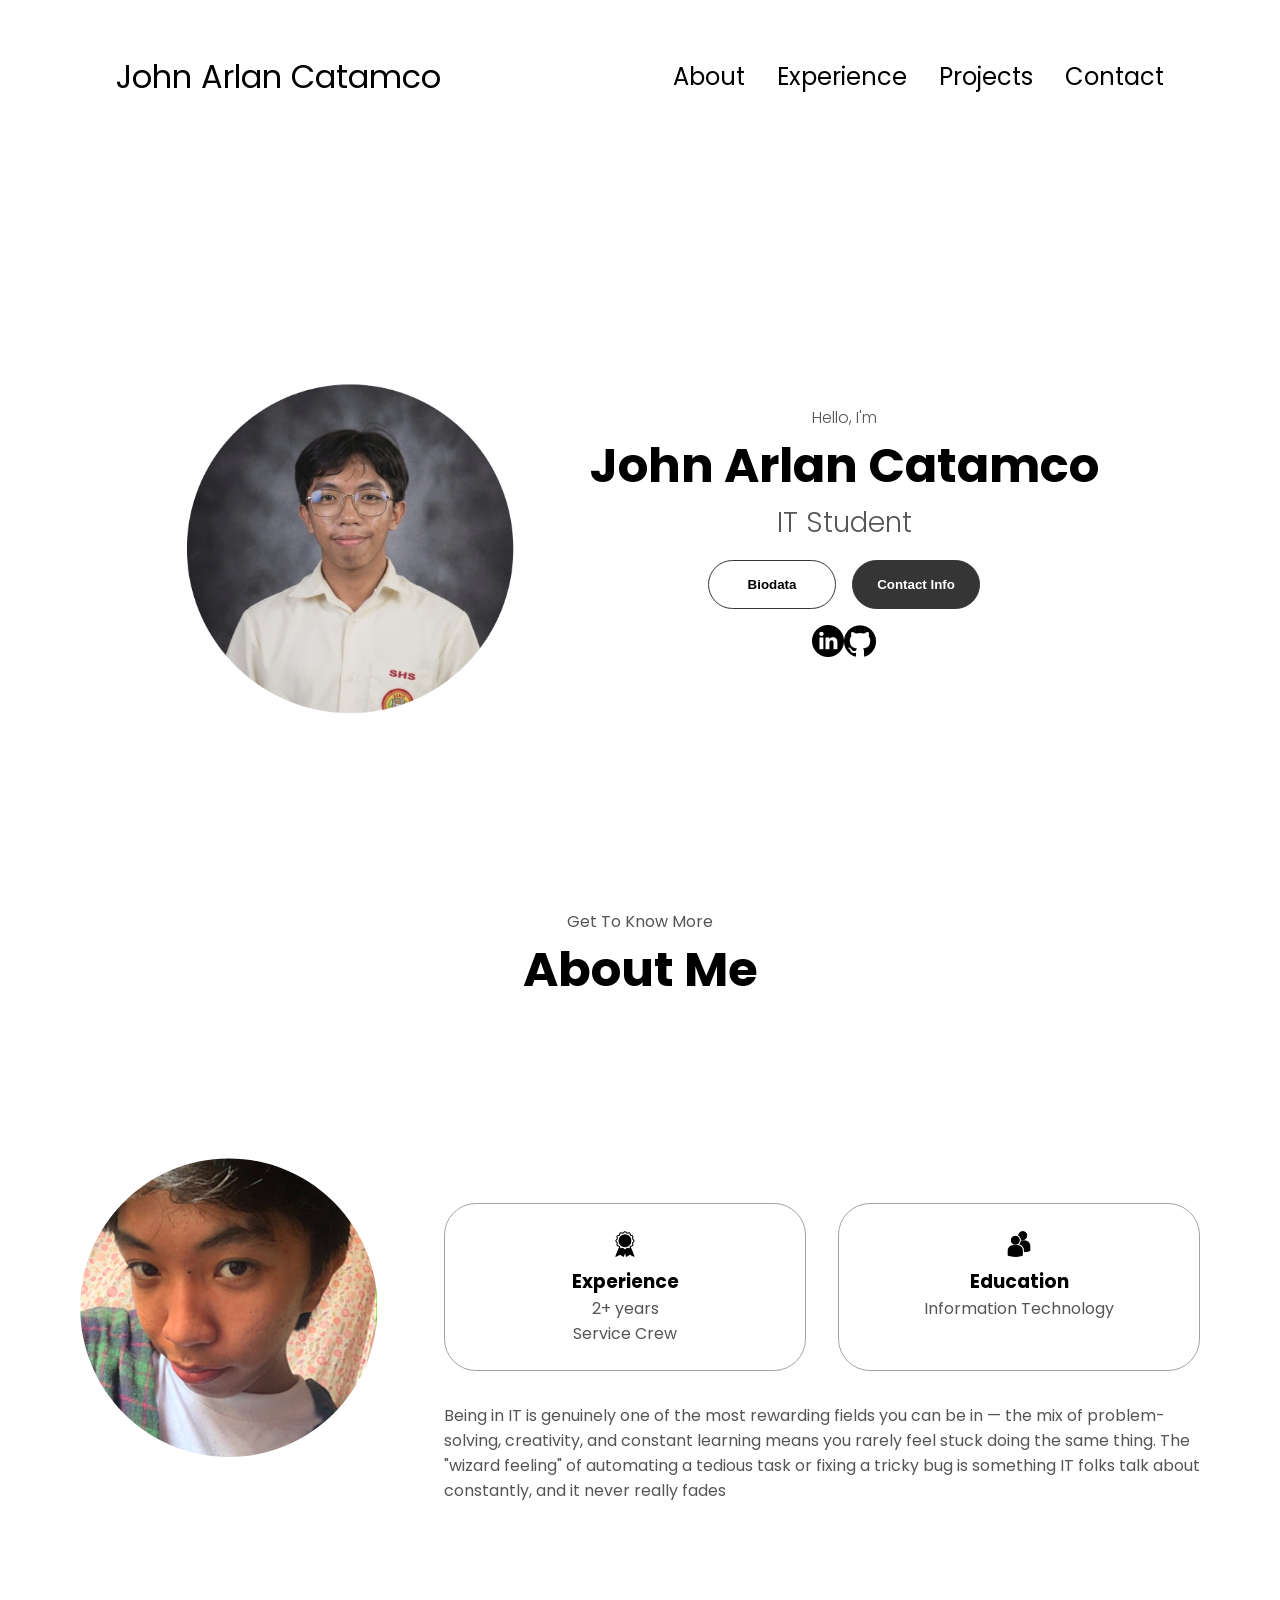
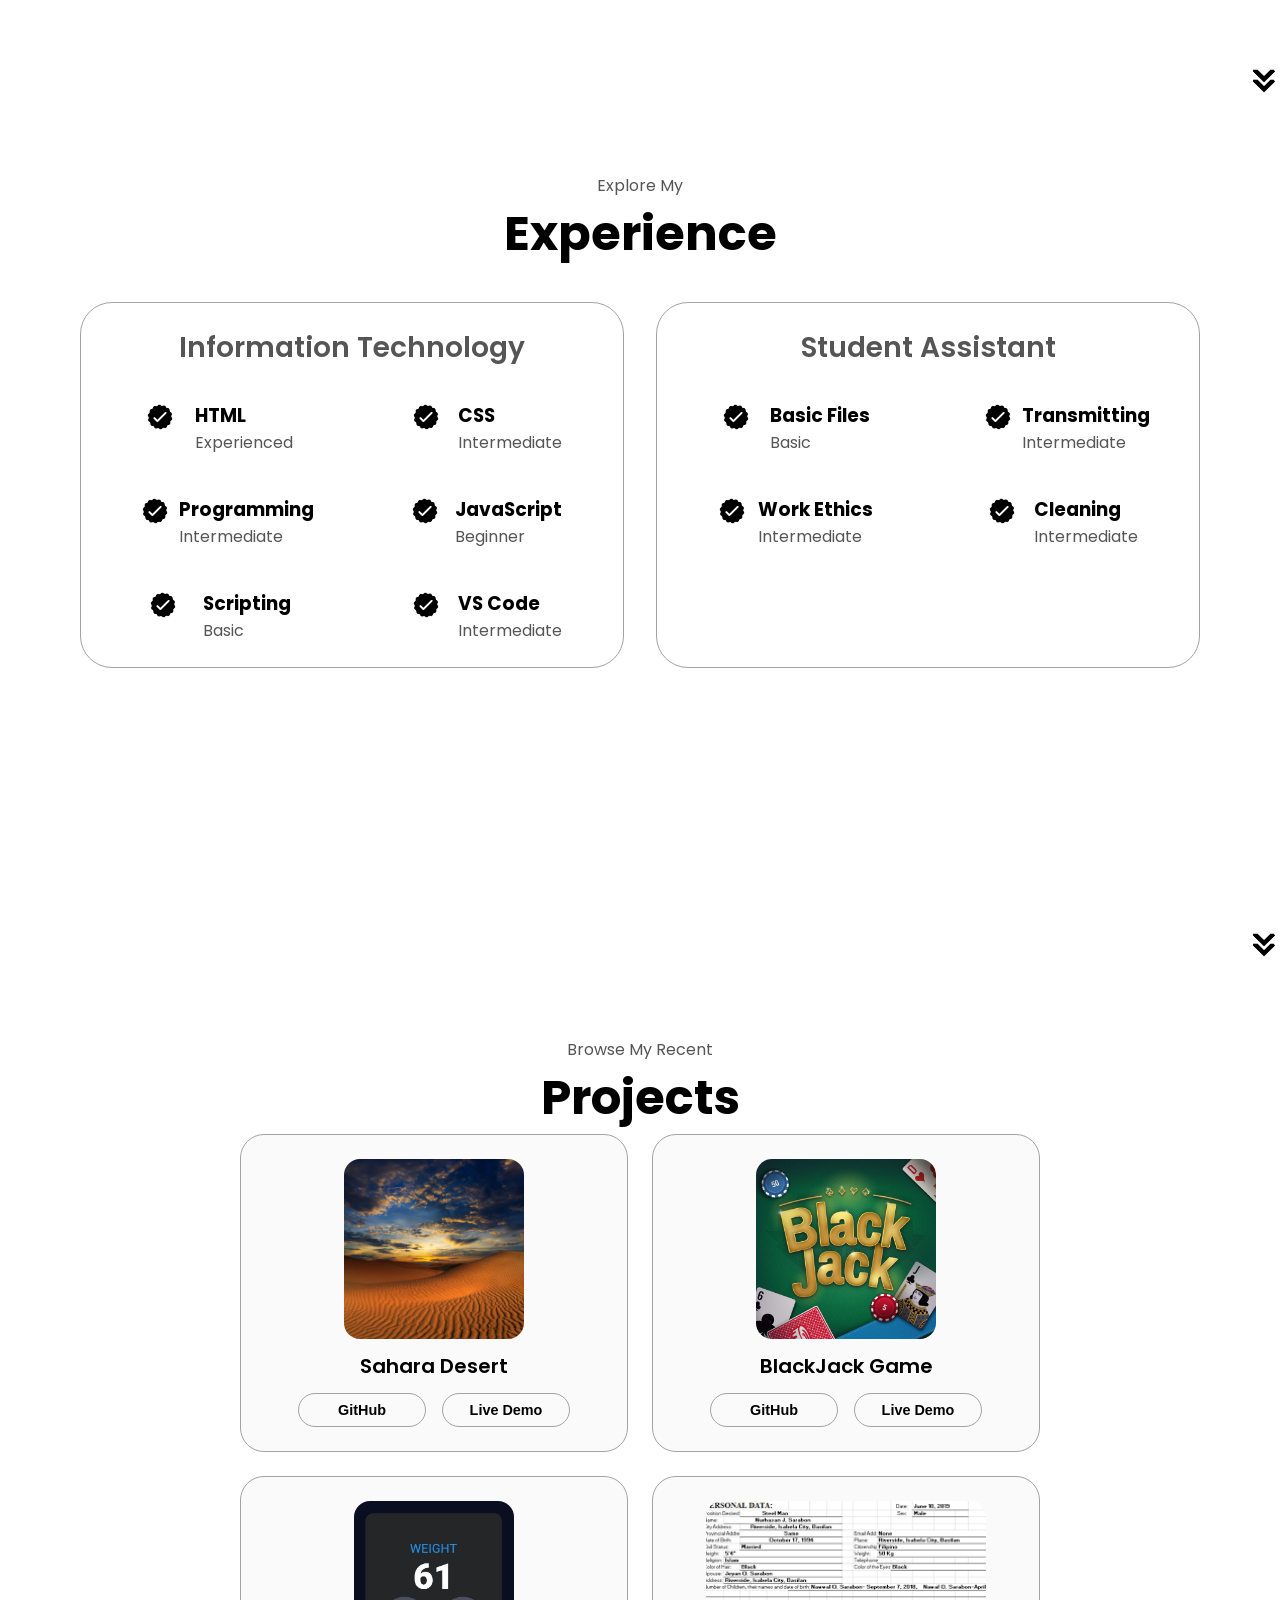
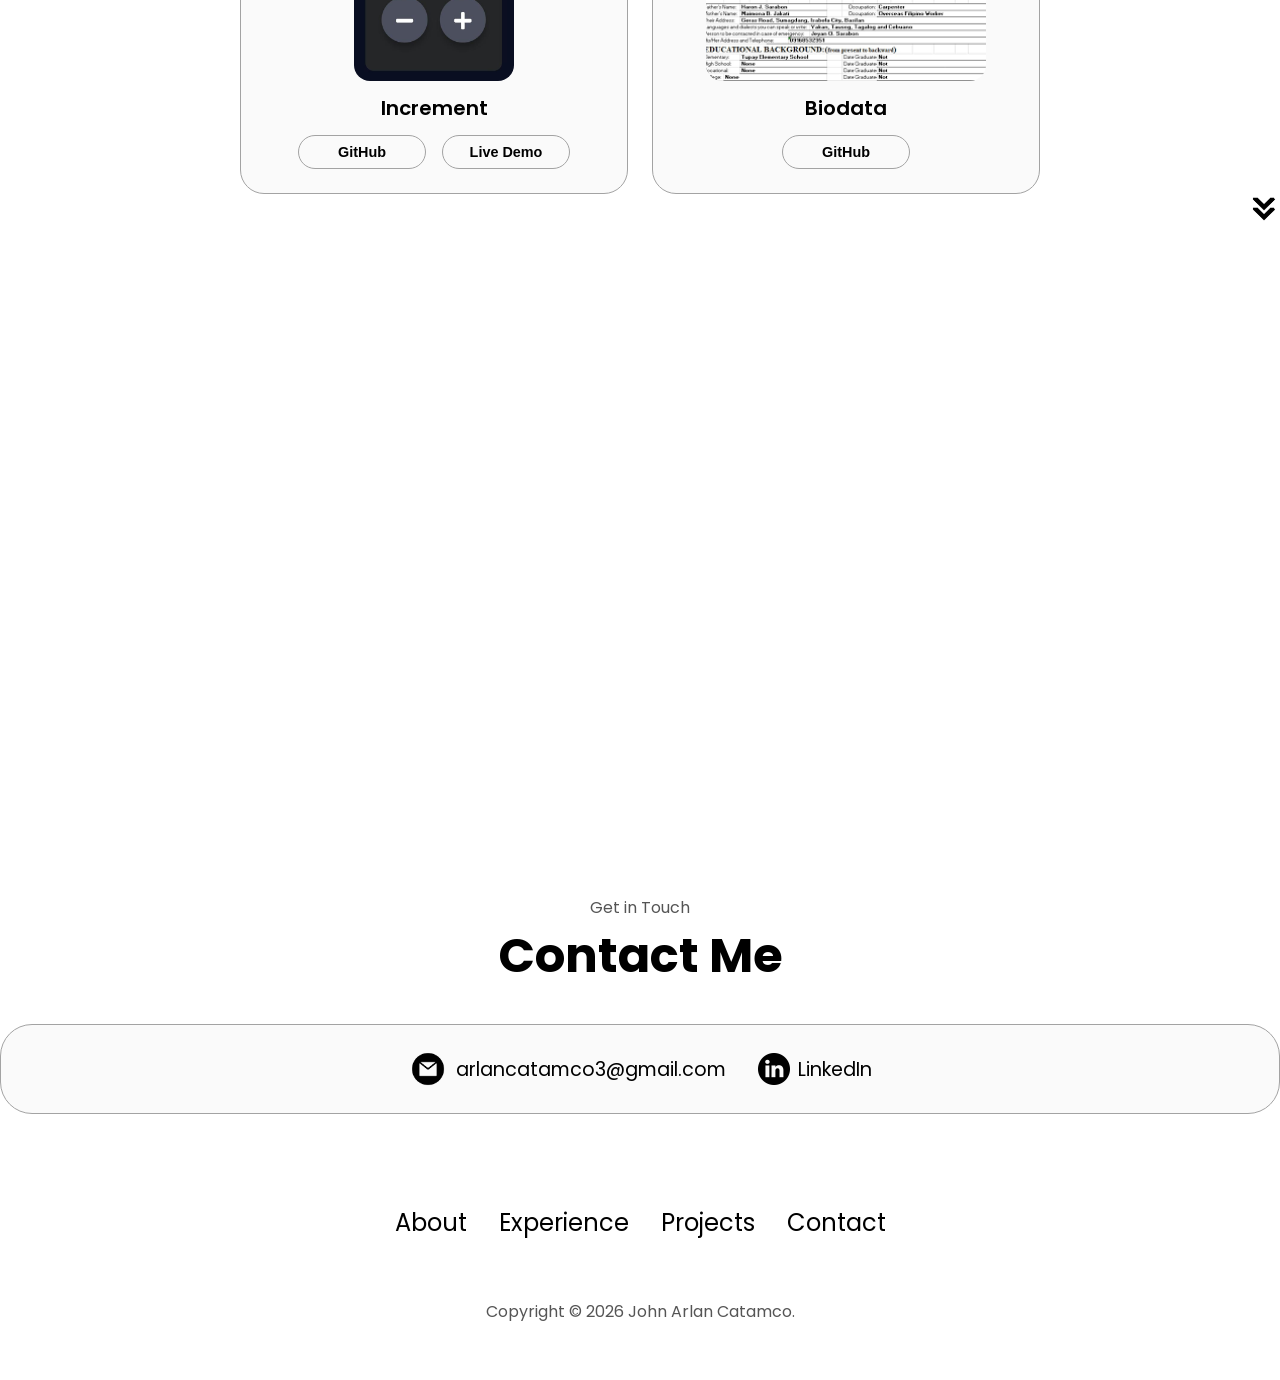
<file: index.html>
<!DOCTYPE html>
<html lang="en">
  <head>
    <meta charset="UTF-8" />
    <meta http-equiv="X-UA-Compatible" content="IE=edge" />
    <meta name="viewport" content="width=device-width, initial-scale=1.0" />
    <title>My Portfolio</title>
    <link rel="stylesheet" href="style.css" />
    <link rel="stylesheet" href="mediaqueries.css" />
  </head>
  <body>
    <nav id="desktop-nav">
      <div class="logo">John Arlan Catamco</div>
      <div>
        <ul class="nav-links">
          <li><a href="#about">About</a></li>
          <li><a href="#experience">Experience</a></li>
          <li><a href="#projects">Projects</a></li>
          <li><a href="#contact">Contact</a></li>
        </ul>
      </div>
    </nav>
    <nav id="hamburger-nav">
      <div class="logo">John Arlan Catamco</div>
      <div class="hamburger-menu">
        <div class="hamburger-icon" onclick="toggleMenu()">
          <span></span>
          <span></span>
          <span></span>
        </div>
        <div class="menu-links">
          <li><a href="#about" onclick="toggleMenu()">About</a></li>
          <li><a href="#experience" onclick="toggleMenu()">Experience</a></li>
          <li><a href="#projects" onclick="toggleMenu()">Projects</a></li>
          <li><a href="#contact" onclick="toggleMenu()">Contact</a></li>
        </div>
      </div>
    </nav>
    <section id="profile">
      <div class="section__pic-container">
        <img src="./assets/profile-pic.png" alt="John Doe profile picture" />
      </div>
      <div class="section__text">
        <p class="section__text__p1">Hello, I'm</p>
        <h1 class="title">John Arlan Catamco</h1>
        <p class="section__text__p2">IT Student</p>
        <div class="btn-container">
          <button
            class="btn btn-color-2"
            onclick="window.open('./assets/resume-example.pdf')"
          >
            Biodata
          </button>
          <button class="btn btn-color-1" onclick="location.href='./#contact'">
            Contact Info
          </button>
        </div>
        <div id="socials-container">
          <img
            src="./assets/linkedin.png"
            alt="My LinkedIn profile"
            class="icon"
            onclick="location.href='https://linkedin.com/'"
          />
          <img
            src="./assets/github.png"
            alt="My Github profile"
            class="icon"
            onclick="location.href='https://github.com/'" />
        </div>
        </div>
       </section>
    <section id="about">
      <p class="section__text__p1">Get To Know More</p>
      <h1 class="title">About Me</h1>
      <div class="section-container">
        <div class="section__pic-container">
          <img
            src="./assets/about-pic.png"
            alt="Profile picture"
            class="about-pic"
    />
        </div>
        <div class="about-details-container">
          <div class="about-containers">
            <div class="details-container">
              <img
                src="./assets/experience.png"
                alt="Experience icon"
                class="icon"
              />
              <h3>Experience</h3>
              <p>2+ years <br />Service Crew</p>
            </div>
            <div class="details-container">
              <img
                src="./assets/education.png"
                alt="Education icon"
                class="icon"
              />
              <h3>Education</h3>
              <p>Information Technology<br /></p>
            </div>
          </div>
          <div class="text-container">
            <p>
              Being in IT is genuinely one of the most rewarding fields you can be in — the mix of problem-solving, creativity, and constant learning means you rarely feel stuck doing the same thing. The "wizard feeling" of automating a tedious task or fixing a tricky bug is something IT folks talk about constantly, and it never really fades
            </p>
          </div>
        </div>
      </div>
      <img
        src="./assets/arrow.png"
        alt="Arrow icon"
        class="icon arrow"
        onclick="location.href='./#experience'"
      />
   </section>
<section id="experience">
  <p class="section__text__p1">Explore My</p>
  <h1 class="title">Experience</h1>
  <div class="experience-details-container">
    <div class="about-containers">
      <div class="details-container">
        <h2 class="experience-sub-title">Information Technology</h2>
        <div class="article-container">
          <article>
            <img src="./assets/checkmark.png" alt="Experience icon" class="icon" />
            <div><h3>HTML</h3><p>Experienced</p></div>
          </article>
          <article>
            <img src="./assets/checkmark.png" alt="Experience icon" class="icon" />
            <div><h3>CSS</h3><p>Intermediate</p></div>
          </article>
          <article>
            <img src="./assets/checkmark.png" alt="Experience icon" class="icon" />
            <div><h3>Programming</h3><p>Intermediate</p></div>
          </article>
          <article>
            <img src="./assets/checkmark.png" alt="Experience icon" class="icon" />
            <div><h3>JavaScript</h3><p>Beginner</p></div>
          </article>
          <article>
            <img src="./assets/checkmark.png" alt="Experience icon" class="icon" />
            <div><h3>Scripting</h3><p>Basic</p></div>
          </article>
          <article>
            <img src="./assets/checkmark.png" alt="Experience icon" class="icon" />
            <div><h3>VS Code</h3><p>Intermediate</p></div>
          </article>
        </div>
      </div>
      <div class="details-container">
        <h2 class="experience-sub-title">Student Assistant</h2>
        <div class="article-container">
          <article>
            <img src="./assets/checkmark.png" alt="Experience icon" class="icon" />
            <div><h3>Basic Files</h3><p>Basic</p></div>
          </article>
          <article>
            <img src="./assets/checkmark.png" alt="Experience icon" class="icon" />
            <div><h3>Transmitting</h3><p>Intermediate</p></div>
          </article>
          <article>
            <img src="./assets/checkmark.png" alt="Experience icon" class="icon" />
            <div><h3>Work Ethics</h3><p>Intermediate</p></div>
          </article>
          <article>
            <img src="./assets/checkmark.png" alt="Experience icon" class="icon" />
            <div><h3>Cleaning</h3><p>Intermediate</p></div>
          </article>
        </div>
      </div>
    </div>
  </div>
  <img
    src="./assets/arrow.png"
    alt="Arrow icon"
    class="icon arrow"
    onclick="location.href='./#projects'"
  />
</section>

<section id="projects">
    <p class="section__text__p1">Browse My Recent</p>
    <h1 class="title">Projects</h1>
    <div class="experience-details-container">
      <div class="about-containers">

        <!-- Project 1 -->
        <div class="details-container color-container">
          <div class="article-container">
            <img src="./assets/project-1.png" alt="Sahara Desert" class="project-img" />
          </div>
          <h2 class="experience-sub-title project-title">Sahara Desert</h2>
          <div class="btn-container">
            <button class="btn btn-color-2 project-btn" onclick="window.open('https://github.com/arlancatamco-commits/sahara-html')">
              GitHub
            </button>
            <button class="btn btn-color-2 project-btn" onclick="window.open('https://sahara-html.vercel.app/')">
              Live Demo
            </button>
          </div>
        </div>

        <!-- Project 2 -->
        <div class="details-container color-container">
          <div class="article-container">
            <img src="./assets/project-2.png" alt="Project 2" class="project-img" />
          </div>
          <h2 class="experience-sub-title project-title">BlackJack Game</h2>
          <div class="btn-container">
            <button class="btn btn-color-2 project-btn" onclick="window.open('https://github.com/arlancatamco-commits/black-jack-html')">
              GitHub
            </button>
            <button class="btn btn-color-2 project-btn" onclick="window.open('https://black-jack-html.vercel.app/')">
              Live Demo
            </button>
          </div>
        </div>

        <!-- Project 3 -->
        <div class="details-container color-container">
          <div class="article-container">
            <img src="./assets/project-3.png" alt="Project 3" class="project-img" />
          </div>
          <h2 class="experience-sub-title project-title">Increment</h2>
          <div class="btn-container">
            <button class="btn btn-color-2 project-btn" onclick="window.open('https://github.com/arlancatamco-commits/incremental-html')">
              GitHub
            </button>
            <button class="btn btn-color-2 project-btn" onclick="window.open('https://incremental-html.vercel.app/')">
              Live Demo
            </button>
          </div>
        </div>

        <!-- Project 4 -->
        <div class="details-container color-container">
          <div class="article-container">
            <img src="./assets/project-4.png" alt="Sahara Desert Copy" class="project-img" />
          </div>
          <h2 class="experience-sub-title project-title">Biodata</h2>
          <div class="btn-container">
            <button class="btn btn-color-2 project-btn" onclick="window.open('https://github.com/arlancatamco-commits/mybiodata-html')">
              GitHub
            </button>
      </div>
    </div>
    <img src="./assets/arrow.png" alt="Arrow icon" class="icon arrow" onclick="location.href='./#contact'" />
  </section>


  <section id="contact">
  </section>
    <p class="section__text__p1">Get in Touch</p>
    <h1 class="title">Contact Me</h1>
    <div class="contact-info-upper-container">
      <div class="contact-info-container">
        <img src="./assets/email.png" alt="Email icon" class="icon contact-icon email-icon" />
        <p><a href="mailto:arlancatamco3@gmail.com">arlancatamco3@gmail.com</a></p>
      </div>
      <div class="contact-info-container">
        <img src="./assets/linkedin.png" alt="LinkedIn icon" class="icon contact-icon" />
        <p><a href="https://www.linkedin.com" target="_blank" rel="noopener noreferrer">LinkedIn</a></p>
      </div>
    </div>
  </section>

  <!-- FOOTER -->
  <footer>
    <nav>
      <div class="nav-links-container">
        <ul class="nav-links">
          <li><a href="#about">About</a></li>
          <li><a href="#experience">Experience</a></li>
          <li><a href="#projects">Projects</a></li>
          <li><a href="#contact">Contact</a></li>
        </ul>
      </div>
    </nav>
    <p>Copyright &#169; 2026 John Arlan Catamco.</p>
  </footer>

  <script src="script.js"></script>
</body>
</html>
</file>
<file: style.css>
/* GENERAL */

@import url("https://fonts.googleapis.com/css2?family=Poppins:wght@300;400;500;600&display=swap");

* {
  margin: 0;
  padding: 0;
  box-sizing: border-box; /* Added to keep paddings from breaking layouts */
}

body {
  font-family: "Poppins", sans-serif;
}

html {
  scroll-behavior: smooth;
}

p {
  color: rgb(85, 85, 85);
}

/* TRANSITION */

a,
.btn {
  transition: all 300ms ease;
}

/* DESKTOP NAV */

nav,
.nav-links {
  display: flex;
}

nav {
  justify-content: space-around;
  align-items: center;
  height: 17vh;
}

.nav-links {
  gap: 2rem;
  list-style: none;
  font-size: 1.5rem;
}

a {
  color: black;
  text-decoration: none;
}

a:hover {
  color: grey;
  text-decoration: underline;
  text-underline-offset: 1rem;
  text-decoration-color: rgb(181, 181, 181);
}

.logo {
  font-size: 2rem;
}

.logo:hover {
  cursor: default;
}

/* HAMBURGER MENU */

#hamburger-nav {
  display: none;
}

.hamburger-menu {
  position: relative;
  display: inline-block;
}

.hamburger-icon {
  display: flex;
  flex-direction: column;
  justify-content: space-between;
  height: 24px;
  width: 30px;
  cursor: pointer;
}

.hamburger-icon span {
  width: 100%;
  height: 2px;
  background-color: black;
  transition: all 0.3s ease-in-out;
}

.menu-links {
  position: absolute;
  top: 100%;
  right: 0;
  background-color: white;
  width: fit-content;
  max-height: 0;
  overflow: hidden;
  transition: all 0.3s ease-in-out;
}

.menu-links a {
  display: block;
  padding: 10px;
  text-align: center;
  font-size: 1.5rem;
  color: black;
  text-decoration: none;
  transition: all 0.3s ease-in-out;
}

.menu-links li {
  list-style: none;
}

.menu-links.open {
  max-height: 300px;
}

.hamburger-icon.open span:first-child {
  transform: rotate(45deg) translate(10px, 5px);
}

.hamburger-icon.open span:nth-child(2) {
  opacity: 0;
}

.hamburger-icon.open span:last-child {
  transform: rotate(-45deg) translate(10px, -5px);
}

/* SECTIONS */

section {
  padding-top: 4vh;
  height: 96vh;
  margin: 0 5rem;
  min-height: fit-content;
}

.section-container {
  display: flex;
  gap: 4rem;
  height: 80%;
}

/* PROFILE SECTION */

#profile {
  display: flex;
  justify-content: center;
  gap: 0.5rem;
  height: 80vh;
}

.section__pic-container {
  display: flex;
  height: 400px;
  width: 400px;
  margin: auto 0;
}

.section__text {
  align-self: center;
  text-align: center;
}

.section__text p {
  font-weight: 300;
}

.section__text__p1 {
  text-align: center;
}

.section__text__p2 {
  font-size: 1.75rem;
  margin-bottom: 1rem;
}

.title {
  font-size: 3rem;
  text-align: center;
}

#socials-container {
  display: flex;
  justify-content: center;
  margin-top: 1rem;
}

/* ICONS */

.icon {
  cursor: pointer;
  height: 2rem;
}

/* BUTTONS */

.btn-container {
  display: flex;
  justify-content: center;
  gap: 1rem;
}

.btn {
  font-weight: 600;
  padding: 1rem;
  width: 8rem;
  border-radius: 2rem;
  border: none; /* Resets default browser styles */
}

.btn-color-1,
.btn-color-2 {
  border: 0.1rem solid rgb(52, 53, 53);
}

.btn-color-1:hover,
.btn-color-2:hover {
  cursor: pointer;
}

.btn-color-1,
.btn-color-2:hover {
  background: rgb(53, 53, 53);
  color: white;
}

.btn-color-1:hover {
  background: rgb(0, 0, 0);
}

.btn-color-2 {
  background: none;
}

.btn-color-2:hover {
  border: rgb(255, 255, 255) solid;
}

/* ABOUT SECTION */

#about {
  position: relative;
}

.about-containers {
  gap: 2rem;
  margin-bottom: 2rem;
  margin-top: 2rem;
}

.about-details-container {
  justify-content: center;
  flex-direction: column;
}

.about-containers,
.about-details-container {
  display: flex;
}

.about-pic {
  border-radius: 2rem;
}

.arrow {
  position: absolute;
  right: -5rem;
  bottom: 2.5rem;
}

.details-container {
  padding: 1.5rem;
  flex: 1;
  background: white;
  border-radius: 2rem;
  border: rgb(163, 163, 163) 0.1rem solid;
  text-align: center;
}

/* EXPERIENCE SECTION */

#experience {
  position: relative;
}

#experience .about-containers {
  display: flex; /* Safeguards experience columns from inheriting the project grid */
}

.experience-sub-title {
  color: rgb(85, 85, 85);
  font-weight: 600;
  font-size: 1.75rem;
  margin-bottom: 2rem;
}

.experience-details-container {
  display: flex;
  justify-content: center;
  flex-direction: column;
}

.article-container {
  display: flex;
  text-align: initial;
  flex-wrap: wrap;
  flex-direction: row;
  gap: 2.5rem;
  justify-content: space-around;
}

article {
  display: flex;
  width: 10rem;
  justify-content: space-around;
  gap: 0.5rem;
}

article .icon {
  cursor: default;
}

/* PROJECTS SECTION */

#projects {
  position: relative;
}

/* Fixed selector: Isolated grid structure explicitly to the projects grid block */
#projects .about-containers {
  display: grid;
  grid-template-columns: repeat(2, 1fr); 
  gap: 1.5rem;                          
  width: 100%;
  max-width: 800px;                      
  margin: 0 auto;                        
}

.color-container {
  border-color: rgb(163, 163, 163);
  border-style: solid; 
  border-width: 1px;   
  background: rgb(250, 250, 250);
  padding: 1.5rem;                       
  border-radius: 1.5rem;
  display: flex;
  flex-direction: column;
  align-items: center;
}

.project-img {
  border-radius: 1rem;
  width: 100%;
  max-width: 280px;                      
  height: 180px;                         
  object-fit: cover;                     
}

.project-title {
  margin: 0.75rem 0;
  font-size: 1.25rem;                     
  color: black;
  text-align: center;
}

.project-btn {
  font-size: 0.9rem;                      
  padding: 0.5rem 1rem;                  
  color: black;
  border-color: rgb(163, 163, 163);
  cursor: pointer;
}

/* Mobile Friendly layout shift */
@media screen and (max-width: 600px) {
  #projects .about-containers {
    grid-template-columns: 1fr;
    padding: 0 1rem;
  }
}

/* CONTACT */

#contact {
  display: flex;
  justify-content: center;
  flex-direction: column;
  height: 70vh;
}

.contact-info-upper-container {
  display: flex;
  justify-content: center;
  border-radius: 2rem;
  border: rgb(163, 163, 163) 0.1rem solid;
  background: rgb(250, 250, 250); /* Fixed missing 'rgb' syntax issue */
  margin: 2rem auto;
  padding: 0.5rem;
}

.contact-info-container {
  display: flex;
  align-items: center;
  justify-content: center;
  gap: 0.5rem;
  margin: 1rem;
}

.contact-info-container p {
  font-size: larger;
}

.contact-icon {
  cursor: default;
}

.email-icon {
  height: 2.5rem;
}

/* FOOTER SECTION */

footer {
  height: 26vh;
  margin: 0 1rem;
}

footer p {
  text-align: center;
}
</file>
<file: mediaqueries.css>
@media screen and (max-width: 1100px) {
  #desktop-nav {
    display: none;
  }
  #hamburger-nav {
    display: flex;
  }

}
</file>
